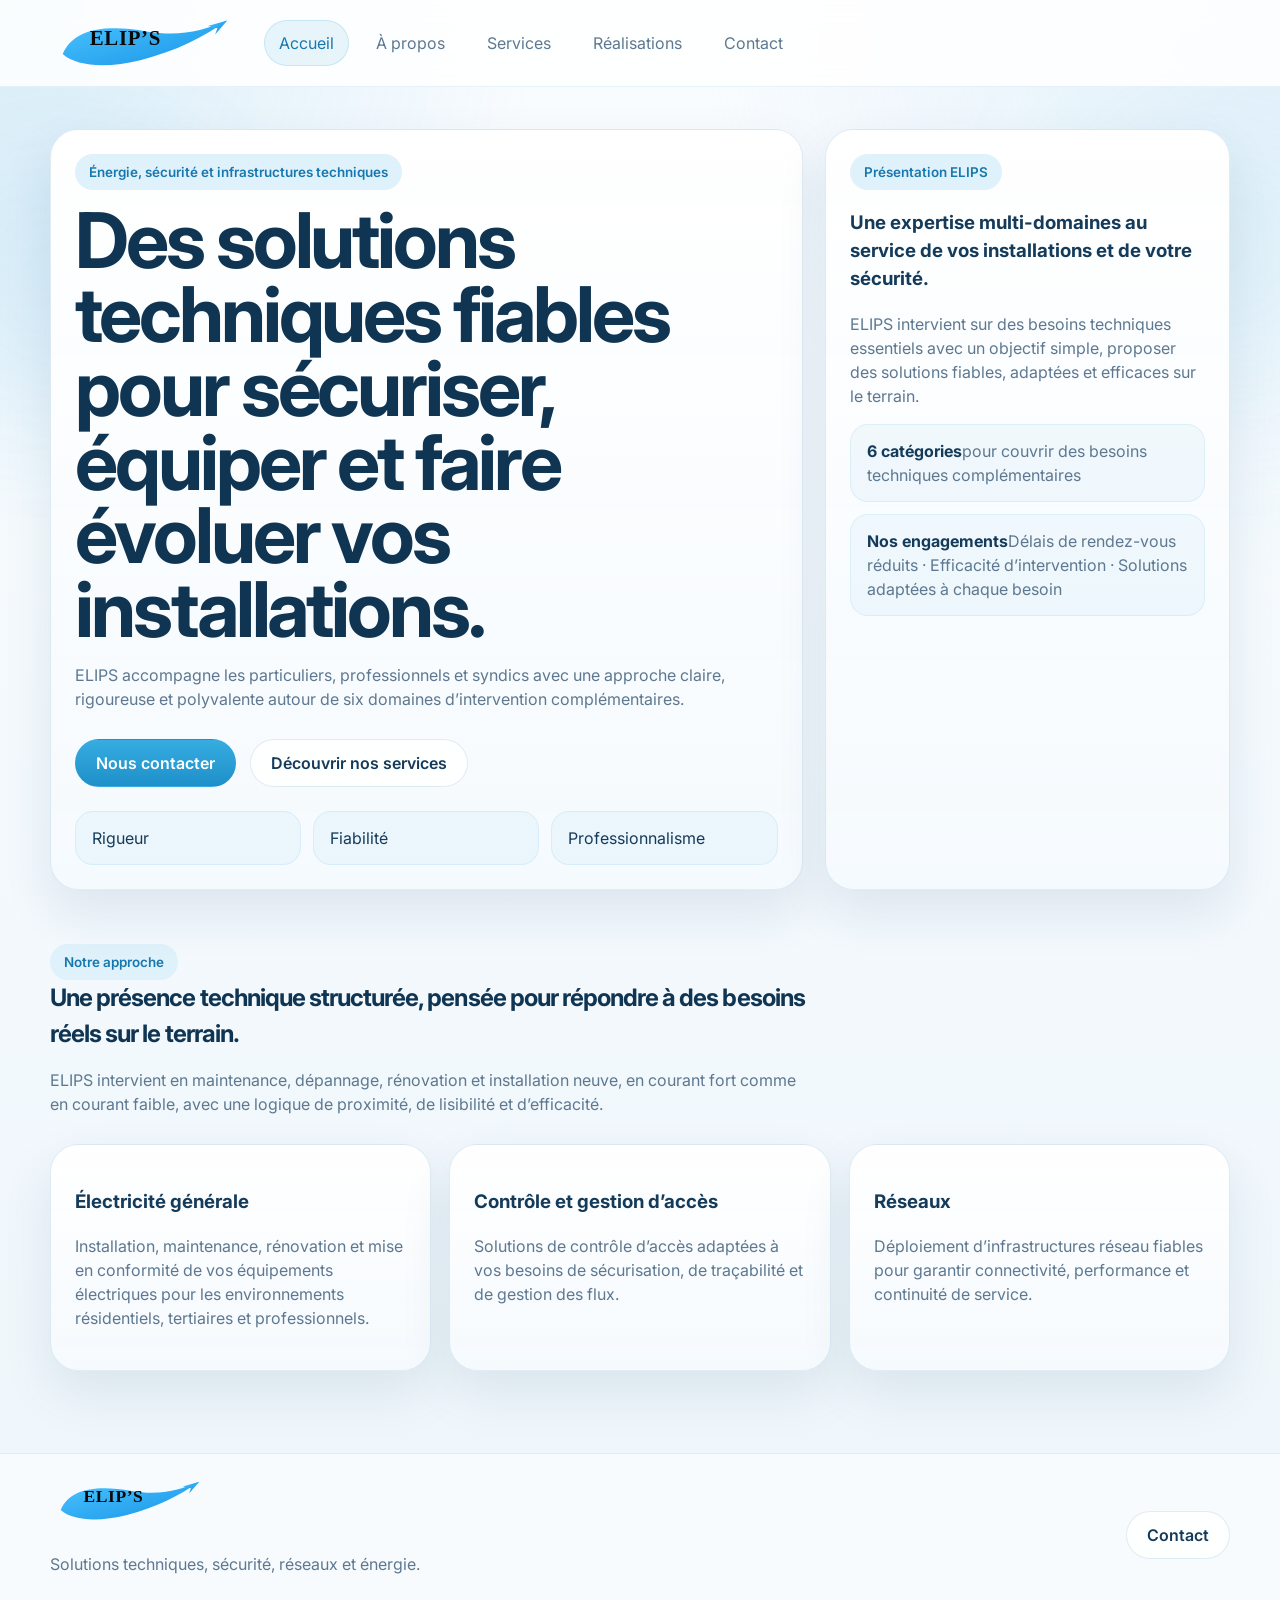
<file: index.html>
<!doctype html>
<html lang="fr">
  <head>
    <meta charset="UTF-8" />
    <meta name="viewport" content="width=device-width, initial-scale=1.0" />
    <title>ELIPS, accueil</title>
    <link rel="preconnect" href="https://fonts.googleapis.com">
    <link rel="preconnect" href="https://fonts.gstatic.com" crossorigin>
    <link href="https://fonts.googleapis.com/css2?family=Inter:wght@400;500;600;700;800&display=swap" rel="stylesheet">
    <link rel="stylesheet" href="styles.css" />
  </head>
  <body>
    <div class="page">
      <header class="siteHeader">
        <div class="container nav navMobileAware">
          <div class="navTopRow">
            <a href="index.html" class="brandLogoLink">
              <svg class="logoSvg logoHeader" viewBox="0 0 420 120" role="img" aria-label="Logo ELIPS" xmlns="http://www.w3.org/2000/svg">
                <defs><linearGradient id="elipsBlueHome" x1="0%" y1="0%" x2="100%" y2="100%"><stop offset="0%" stop-color="#45c2ff"></stop><stop offset="100%" stop-color="#0d8fe6"></stop></linearGradient></defs>
                <path d="M28 84 C52 28, 122 18, 214 34 C284 46, 337 34, 391 10 C341 46, 278 78, 202 97 C126 116, 60 112, 28 84 Z" fill="url(#elipsBlueHome)" opacity="0.96"></path>
                <path d="M349 22 L392 10 L365 41 L370 27 L349 22 Z" fill="url(#elipsBlueHome)"></path>
                <text x="88" y="64" fill="#0a0a0a" font-family="Georgia, 'Times New Roman', serif" font-size="46" font-weight="700" letter-spacing="1.5">ELIP’S</text>
              </svg>
            </a>
            <button type="button" class="menuToggle" aria-label="Ouvrir le menu" aria-expanded="false"><span></span><span></span><span></span></button>
          </div>
          <nav class="navLinks">
            <a href="index.html" class="navLink active">Accueil</a>
            <a href="a-propos.html" class="navLink">À propos</a>
            <a href="services.html" class="navLink">Services</a>
            <a href="realisations.html" class="navLink">Réalisations</a>
            <a href="contact.html" class="navLink">Contact</a>
          </nav>
        </div>
      </header>

      <main>
        <section class="heroSection">
          <div class="heroGlow heroGlowOne"></div>
          <div class="heroGlow heroGlowTwo"></div>
          <div class="container heroGrid">
            <div class="heroContent panel">
              <div class="eyebrow">Énergie, sécurité et infrastructures techniques</div>
              <h1>Des solutions techniques fiables pour sécuriser, équiper et faire évoluer vos installations.</h1>
              <p class="lead">ELIPS accompagne les particuliers, professionnels et syndics avec une approche claire, rigoureuse et polyvalente autour de six domaines d’intervention complémentaires.</p>
              <div class="heroActions">
                <a class="btn btnPrimary" href="contact.html">Nous contacter</a>
                <a class="btn btnGhost" href="services.html">Découvrir nos services</a>
              </div>
              <div class="heroMeta">
                <span>Rigueur</span>
                <span>Fiabilité</span>
                <span>Professionnalisme</span>
              </div>
            </div>
            <aside class="heroPanel panel">
              <div class="panelTop"><span class="panelTag">Présentation ELIPS</span><span class="panelDot"></span></div>
              <h3>Une expertise multi-domaines au service de vos installations et de votre sécurité.</h3>
              <p>ELIPS intervient sur des besoins techniques essentiels avec un objectif simple, proposer des solutions fiables, adaptées et efficaces sur le terrain.</p>
              <div class="panelList">
                <div><strong>6 catégories</strong><span>pour couvrir des besoins techniques complémentaires</span></div>
                <div><strong>Nos engagements</strong><span>Délais de rendez-vous réduits · Efficacité d’intervention · Solutions adaptées à chaque besoin</span></div>
              </div>
            </aside>
          </div>
        </section>

        <section class="section">
          <div class="container">
            <div class="sectionIntro narrow">
              <span class="kicker">Notre approche</span>
              <h2>Une présence technique structurée, pensée pour répondre à des besoins réels sur le terrain.</h2>
              <p>ELIPS intervient en maintenance, dépannage, rénovation et installation neuve, en courant fort comme en courant faible, avec une logique de proximité, de lisibilité et d’efficacité.</p>
            </div>
            <div class="cards threeCols">
              <article class="card panel"><h3>Électricité générale</h3><p>Installation, maintenance, rénovation et mise en conformité de vos équipements électriques pour les environnements résidentiels, tertiaires et professionnels.</p></article>
              <article class="card panel"><h3>Contrôle et gestion d’accès</h3><p>Solutions de contrôle d’accès adaptées à vos besoins de sécurisation, de traçabilité et de gestion des flux.</p></article>
              <article class="card panel"><h3>Réseaux</h3><p>Déploiement d’infrastructures réseau fiables pour garantir connectivité, performance et continuité de service.</p></article>
            </div>
          </div>
        </section>
      </main>

      <footer class="siteFooter">
        <div class="container footerContent">
          <div class="footerBrandBlock">
            <svg class="logoSvg logoFooter" viewBox="0 0 420 120" role="img" aria-label="Logo ELIPS" xmlns="http://www.w3.org/2000/svg">
              <defs><linearGradient id="elipsBlueFooterHome" x1="0%" y1="0%" x2="100%" y2="100%"><stop offset="0%" stop-color="#45c2ff"></stop><stop offset="100%" stop-color="#0d8fe6"></stop></linearGradient></defs>
              <path d="M28 84 C52 28, 122 18, 214 34 C284 46, 337 34, 391 10 C341 46, 278 78, 202 97 C126 116, 60 112, 28 84 Z" fill="url(#elipsBlueFooterHome)" opacity="0.96"></path>
              <path d="M349 22 L392 10 L365 41 L370 27 L349 22 Z" fill="url(#elipsBlueFooterHome)"></path>
              <text x="88" y="64" fill="#0a0a0a" font-family="Georgia, 'Times New Roman', serif" font-size="46" font-weight="700" letter-spacing="1.5">ELIP’S</text>
            </svg>
            <p class="muted">Solutions techniques, sécurité, réseaux et énergie.</p>
          </div>
          <a class="btn btnGhost" href="contact.html">Contact</a>
        </div>
      </footer>
    </div>
    <script src="app.js"></script>
  </body>
</html>
</file>
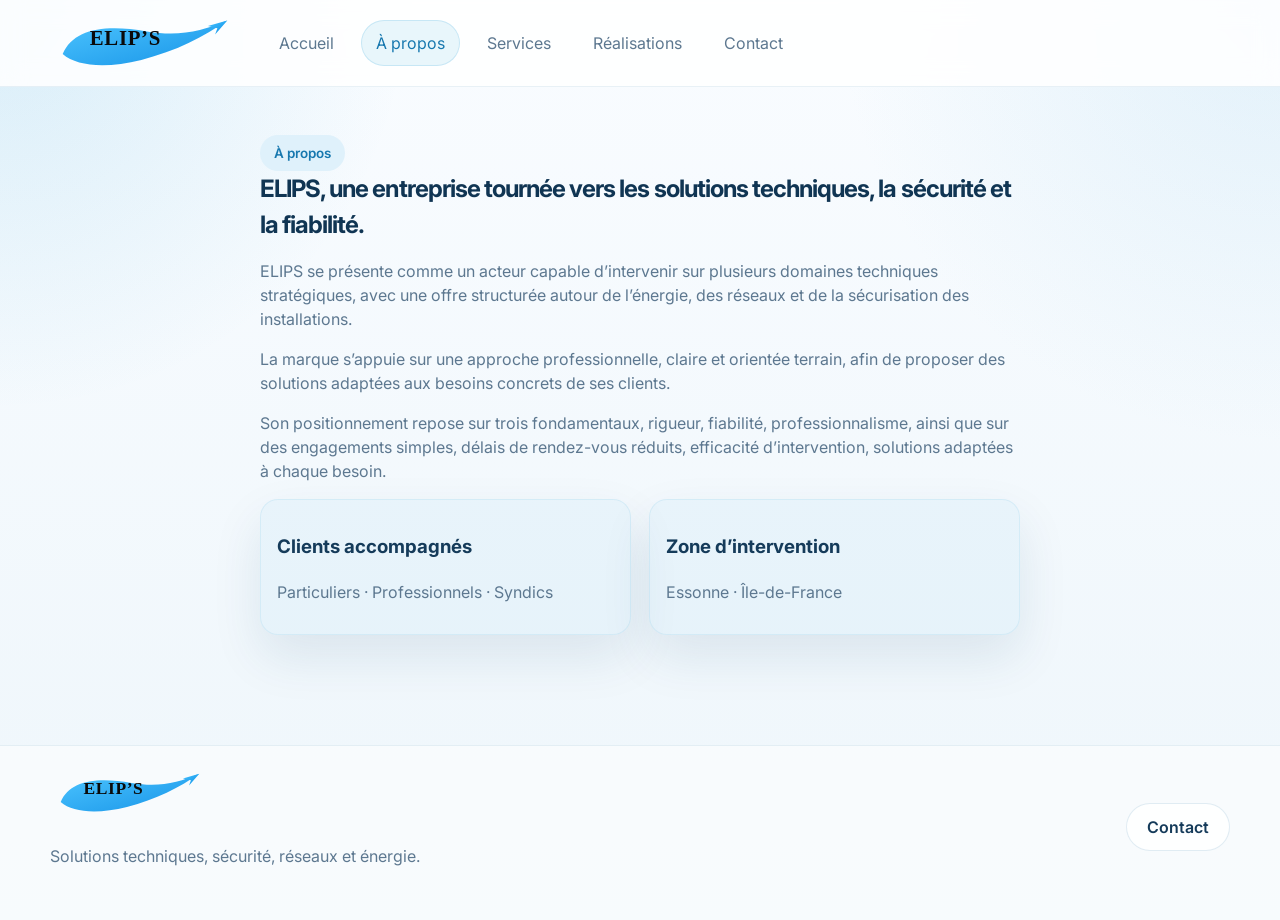
<file: a-propos.html>
<!doctype html><html lang="fr"><head><meta charset="UTF-8" /><meta name="viewport" content="width=device-width, initial-scale=1.0" /><title>ELIPS, à propos</title><link rel="preconnect" href="https://fonts.googleapis.com"><link rel="preconnect" href="https://fonts.gstatic.com" crossorigin><link href="https://fonts.googleapis.com/css2?family=Inter:wght@400;500;600;700;800&display=swap" rel="stylesheet"><link rel="stylesheet" href="styles.css" /></head><body><div class="page"><header class="siteHeader"><div class="container nav navMobileAware"><div class="navTopRow"><a href="index.html" class="brandLogoLink"><svg class="logoSvg logoHeader" viewBox="0 0 420 120" role="img" aria-label="Logo ELIPS" xmlns="http://www.w3.org/2000/svg"><defs><linearGradient id="elipsBlueAbout" x1="0%" y1="0%" x2="100%" y2="100%"><stop offset="0%" stop-color="#45c2ff"></stop><stop offset="100%" stop-color="#0d8fe6"></stop></linearGradient></defs><path d="M28 84 C52 28, 122 18, 214 34 C284 46, 337 34, 391 10 C341 46, 278 78, 202 97 C126 116, 60 112, 28 84 Z" fill="url(#elipsBlueAbout)" opacity="0.96"></path><path d="M349 22 L392 10 L365 41 L370 27 L349 22 Z" fill="url(#elipsBlueAbout)"></path><text x="88" y="64" fill="#0a0a0a" font-family="Georgia, 'Times New Roman', serif" font-size="46" font-weight="700" letter-spacing="1.5">ELIP’S</text></svg></a><button type="button" class="menuToggle" aria-label="Ouvrir le menu" aria-expanded="false"><span></span><span></span><span></span></button></div><nav class="navLinks"><a href="index.html" class="navLink">Accueil</a><a href="a-propos.html" class="navLink active">À propos</a><a href="services.html" class="navLink">Services</a><a href="realisations.html" class="navLink">Réalisations</a><a href="contact.html" class="navLink">Contact</a></nav></div></header><main><section class="section pageSection"><div class="container narrow"><div class="sectionIntro"><span class="kicker">À propos</span><h1 class="pageTitle">ELIPS, une entreprise tournée vers les solutions techniques, la sécurité et la fiabilité.</h1><p>ELIPS se présente comme un acteur capable d’intervenir sur plusieurs domaines techniques stratégiques, avec une offre structurée autour de l’énergie, des réseaux et de la sécurisation des installations.</p><p>La marque s’appuie sur une approche professionnelle, claire et orientée terrain, afin de proposer des solutions adaptées aux besoins concrets de ses clients.</p><p>Son positionnement repose sur trois fondamentaux, rigueur, fiabilité, professionnalisme, ainsi que sur des engagements simples, délais de rendez-vous réduits, efficacité d’intervention, solutions adaptées à chaque besoin.</p><div class="infoBlocks"><div class="panel infoBlock"><h3>Clients accompagnés</h3><p>Particuliers · Professionnels · Syndics</p></div><div class="panel infoBlock"><h3>Zone d’intervention</h3><p>Essonne · Île-de-France</p></div></div></div></div></section></main><footer class="siteFooter"><div class="container footerContent"><div class="footerBrandBlock"><svg class="logoSvg logoFooter" viewBox="0 0 420 120" role="img" aria-label="Logo ELIPS" xmlns="http://www.w3.org/2000/svg"><defs><linearGradient id="elipsBlueFooterAbout" x1="0%" y1="0%" x2="100%" y2="100%"><stop offset="0%" stop-color="#45c2ff"></stop><stop offset="100%" stop-color="#0d8fe6"></stop></linearGradient></defs><path d="M28 84 C52 28, 122 18, 214 34 C284 46, 337 34, 391 10 C341 46, 278 78, 202 97 C126 116, 60 112, 28 84 Z" fill="url(#elipsBlueFooterAbout)" opacity="0.96"></path><path d="M349 22 L392 10 L365 41 L370 27 L349 22 Z" fill="url(#elipsBlueFooterAbout)"></path><text x="88" y="64" fill="#0a0a0a" font-family="Georgia, 'Times New Roman', serif" font-size="46" font-weight="700" letter-spacing="1.5">ELIP’S</text></svg><p class="muted">Solutions techniques, sécurité, réseaux et énergie.</p></div><a class="btn btnGhost" href="contact.html">Contact</a></div></footer></div><script src="app.js"></script></body></html>
</file>
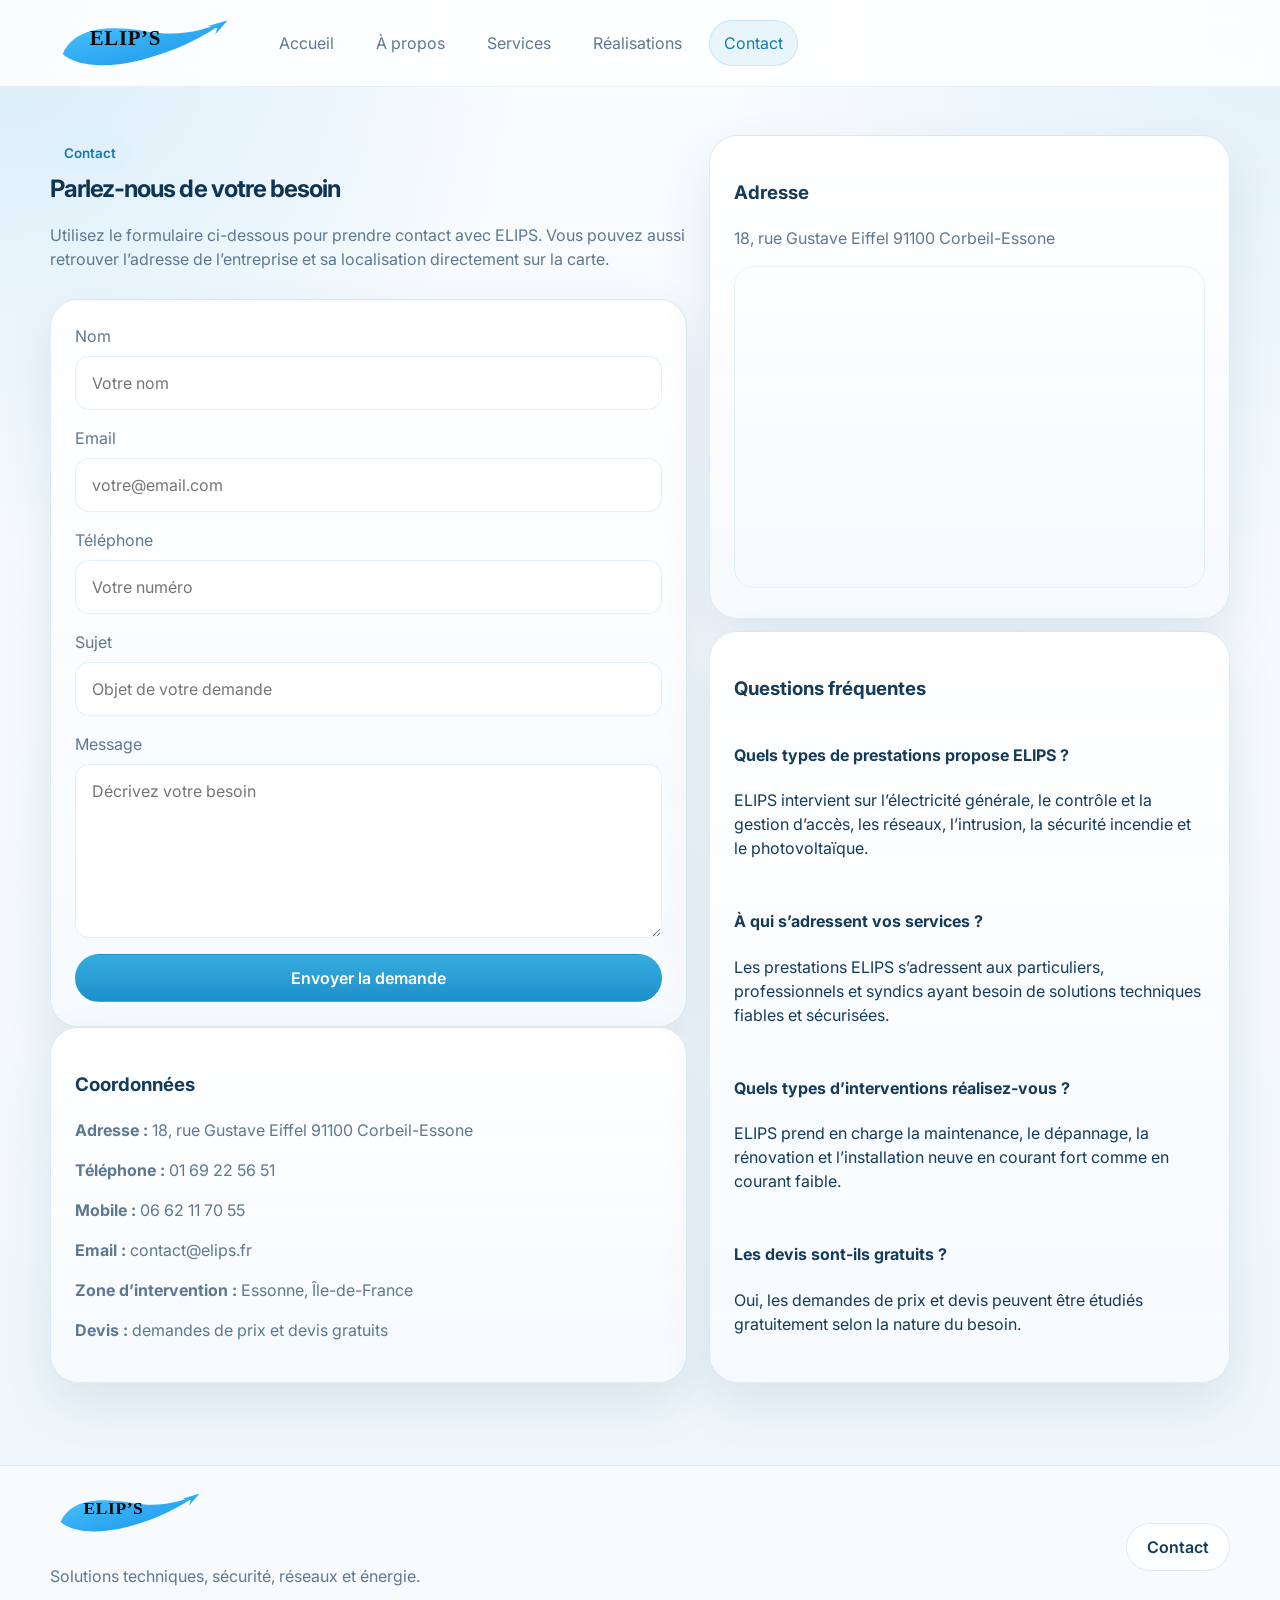
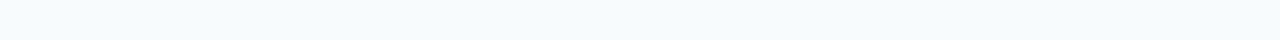
<file: contact.html>
<!doctype html><html lang="fr"><head><meta charset="UTF-8" /><meta name="viewport" content="width=device-width, initial-scale=1.0" /><title>ELIPS, contact</title><link rel="preconnect" href="https://fonts.googleapis.com"><link rel="preconnect" href="https://fonts.gstatic.com" crossorigin><link href="https://fonts.googleapis.com/css2?family=Inter:wght@400;500;600;700;800&display=swap" rel="stylesheet"><link rel="stylesheet" href="styles.css" /></head><body><div class="page"><header class="siteHeader"><div class="container nav navMobileAware"><div class="navTopRow"><a href="index.html" class="brandLogoLink"><svg class="logoSvg logoHeader" viewBox="0 0 420 120" role="img" aria-label="Logo ELIPS" xmlns="http://www.w3.org/2000/svg"><defs><linearGradient id="elipsBlueContact" x1="0%" y1="0%" x2="100%" y2="100%"><stop offset="0%" stop-color="#45c2ff"></stop><stop offset="100%" stop-color="#0d8fe6"></stop></linearGradient></defs><path d="M28 84 C52 28, 122 18, 214 34 C284 46, 337 34, 391 10 C341 46, 278 78, 202 97 C126 116, 60 112, 28 84 Z" fill="url(#elipsBlueContact)" opacity="0.96"></path><path d="M349 22 L392 10 L365 41 L370 27 L349 22 Z" fill="url(#elipsBlueContact)"></path><text x="88" y="64" fill="#0a0a0a" font-family="Georgia, 'Times New Roman', serif" font-size="46" font-weight="700" letter-spacing="1.5">ELIP’S</text></svg></a><button type="button" class="menuToggle" aria-label="Ouvrir le menu" aria-expanded="false"><span></span><span></span><span></span></button></div><nav class="navLinks"><a href="index.html" class="navLink">Accueil</a><a href="a-propos.html" class="navLink">À propos</a><a href="services.html" class="navLink">Services</a><a href="realisations.html" class="navLink">Réalisations</a><a href="contact.html" class="navLink active">Contact</a></nav></div></header><main><section class="section pageSection"><div class="container contactGrid"><div><div class="sectionIntro narrow"><span class="kicker">Contact</span><h1 class="pageTitle">Parlez-nous de votre besoin</h1><p>Utilisez le formulaire ci-dessous pour prendre contact avec ELIPS. Vous pouvez aussi retrouver l’adresse de l’entreprise et sa localisation directement sur la carte.</p></div><form class="contactForm panel"><label><span>Nom</span><input type="text" placeholder="Votre nom" /></label><label><span>Email</span><input type="email" placeholder="votre@email.com" /></label><label><span>Téléphone</span><input type="tel" placeholder="Votre numéro" /></label><label><span>Sujet</span><input type="text" placeholder="Objet de votre demande" /></label><label><span>Message</span><textarea rows="6" placeholder="Décrivez votre besoin"></textarea></label><button type="button" class="btn btnPrimary">Envoyer la demande</button></form><div class="contactInfo panel"><h3>Coordonnées</h3><p class="muted"><strong>Adresse :</strong> 18, rue Gustave Eiffel 91100 Corbeil-Essone</p><p class="muted"><strong>Téléphone :</strong> 01 69 22 56 51</p><p class="muted"><strong>Mobile :</strong> 06 62 11 70 55</p><p class="muted"><strong>Email :</strong> contact@elips.fr</p><p class="muted"><strong>Zone d’intervention :</strong> Essonne, Île-de-France</p><p class="muted"><strong>Devis :</strong> demandes de prix et devis gratuits</p></div></div><aside class="contactAside"><div class="panel mapCard"><h3>Adresse</h3><p class="muted">18, rue Gustave Eiffel 91100 Corbeil-Essone</p><div class="mapEmbed"><iframe title="Carte ELIPS" src="https://www.google.com/maps?q=18%2C%20rue%20Gustave%20Eiffel%2091100%20Corbeil-Essone&z=16&output=embed" loading="lazy" referrerpolicy="no-referrer-when-downgrade" allowfullscreen></iframe></div></div><div class="panel faqCompact"><h3>Questions fréquentes</h3><div class="faqList compact"><article class="faqItem compactItem"><h4>Quels types de prestations propose ELIPS ?</h4><p>ELIPS intervient sur l’électricité générale, le contrôle et la gestion d’accès, les réseaux, l’intrusion, la sécurité incendie et le photovoltaïque.</p></article><article class="faqItem compactItem"><h4>À qui s’adressent vos services ?</h4><p>Les prestations ELIPS s’adressent aux particuliers, professionnels et syndics ayant besoin de solutions techniques fiables et sécurisées.</p></article><article class="faqItem compactItem"><h4>Quels types d’interventions réalisez-vous ?</h4><p>ELIPS prend en charge la maintenance, le dépannage, la rénovation et l’installation neuve en courant fort comme en courant faible.</p></article><article class="faqItem compactItem"><h4>Les devis sont-ils gratuits ?</h4><p>Oui, les demandes de prix et devis peuvent être étudiés gratuitement selon la nature du besoin.</p></article></div></div></aside></div></section></main><footer class="siteFooter"><div class="container footerContent"><div class="footerBrandBlock"><svg class="logoSvg logoFooter" viewBox="0 0 420 120" role="img" aria-label="Logo ELIPS" xmlns="http://www.w3.org/2000/svg"><defs><linearGradient id="elipsBlueFooterContact" x1="0%" y1="0%" x2="100%" y2="100%"><stop offset="0%" stop-color="#45c2ff"></stop><stop offset="100%" stop-color="#0d8fe6"></stop></linearGradient></defs><path d="M28 84 C52 28, 122 18, 214 34 C284 46, 337 34, 391 10 C341 46, 278 78, 202 97 C126 116, 60 112, 28 84 Z" fill="url(#elipsBlueFooterContact)" opacity="0.96"></path><path d="M349 22 L392 10 L365 41 L370 27 L349 22 Z" fill="url(#elipsBlueFooterContact)"></path><text x="88" y="64" fill="#0a0a0a" font-family="Georgia, 'Times New Roman', serif" font-size="46" font-weight="700" letter-spacing="1.5">ELIP’S</text></svg><p class="muted">Solutions techniques, sécurité, réseaux et énergie.</p></div><a class="btn btnGhost" href="contact.html">Contact</a></div></footer></div><script src="app.js"></script></body></html>
</file>
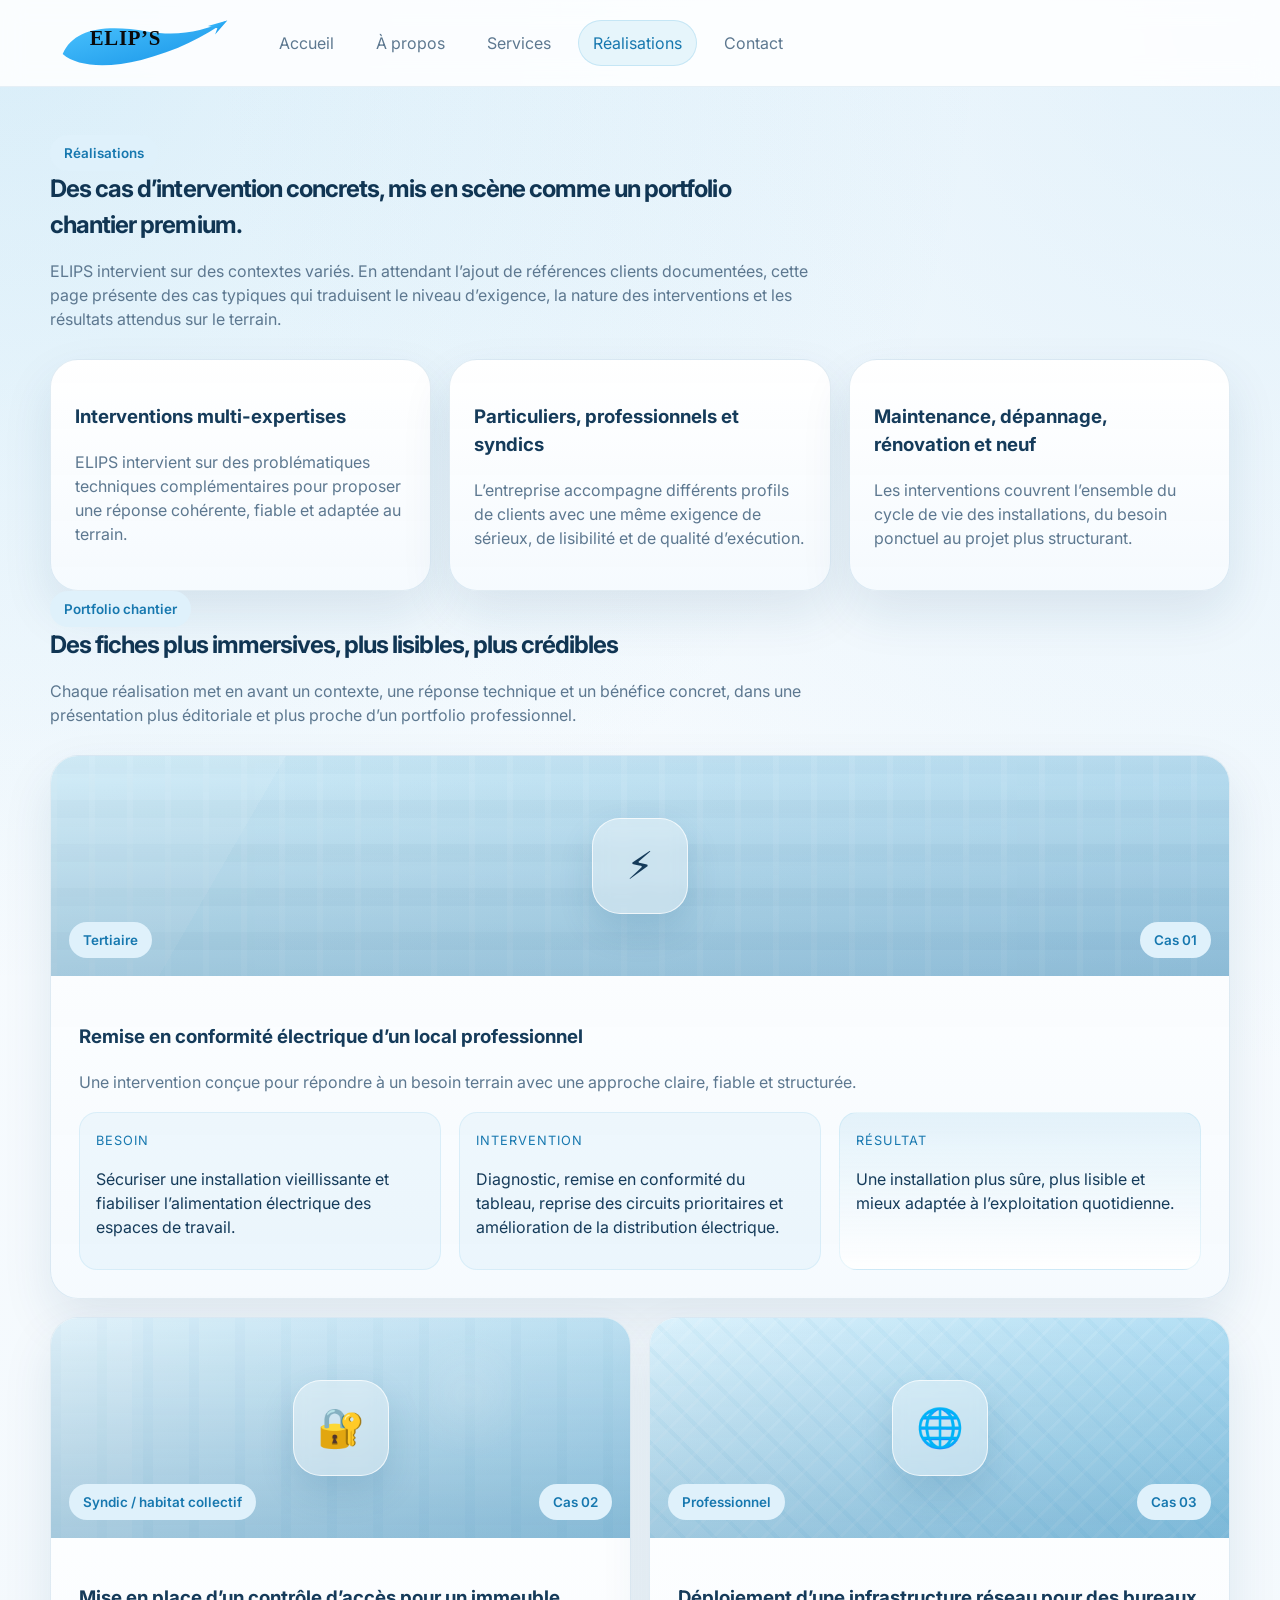
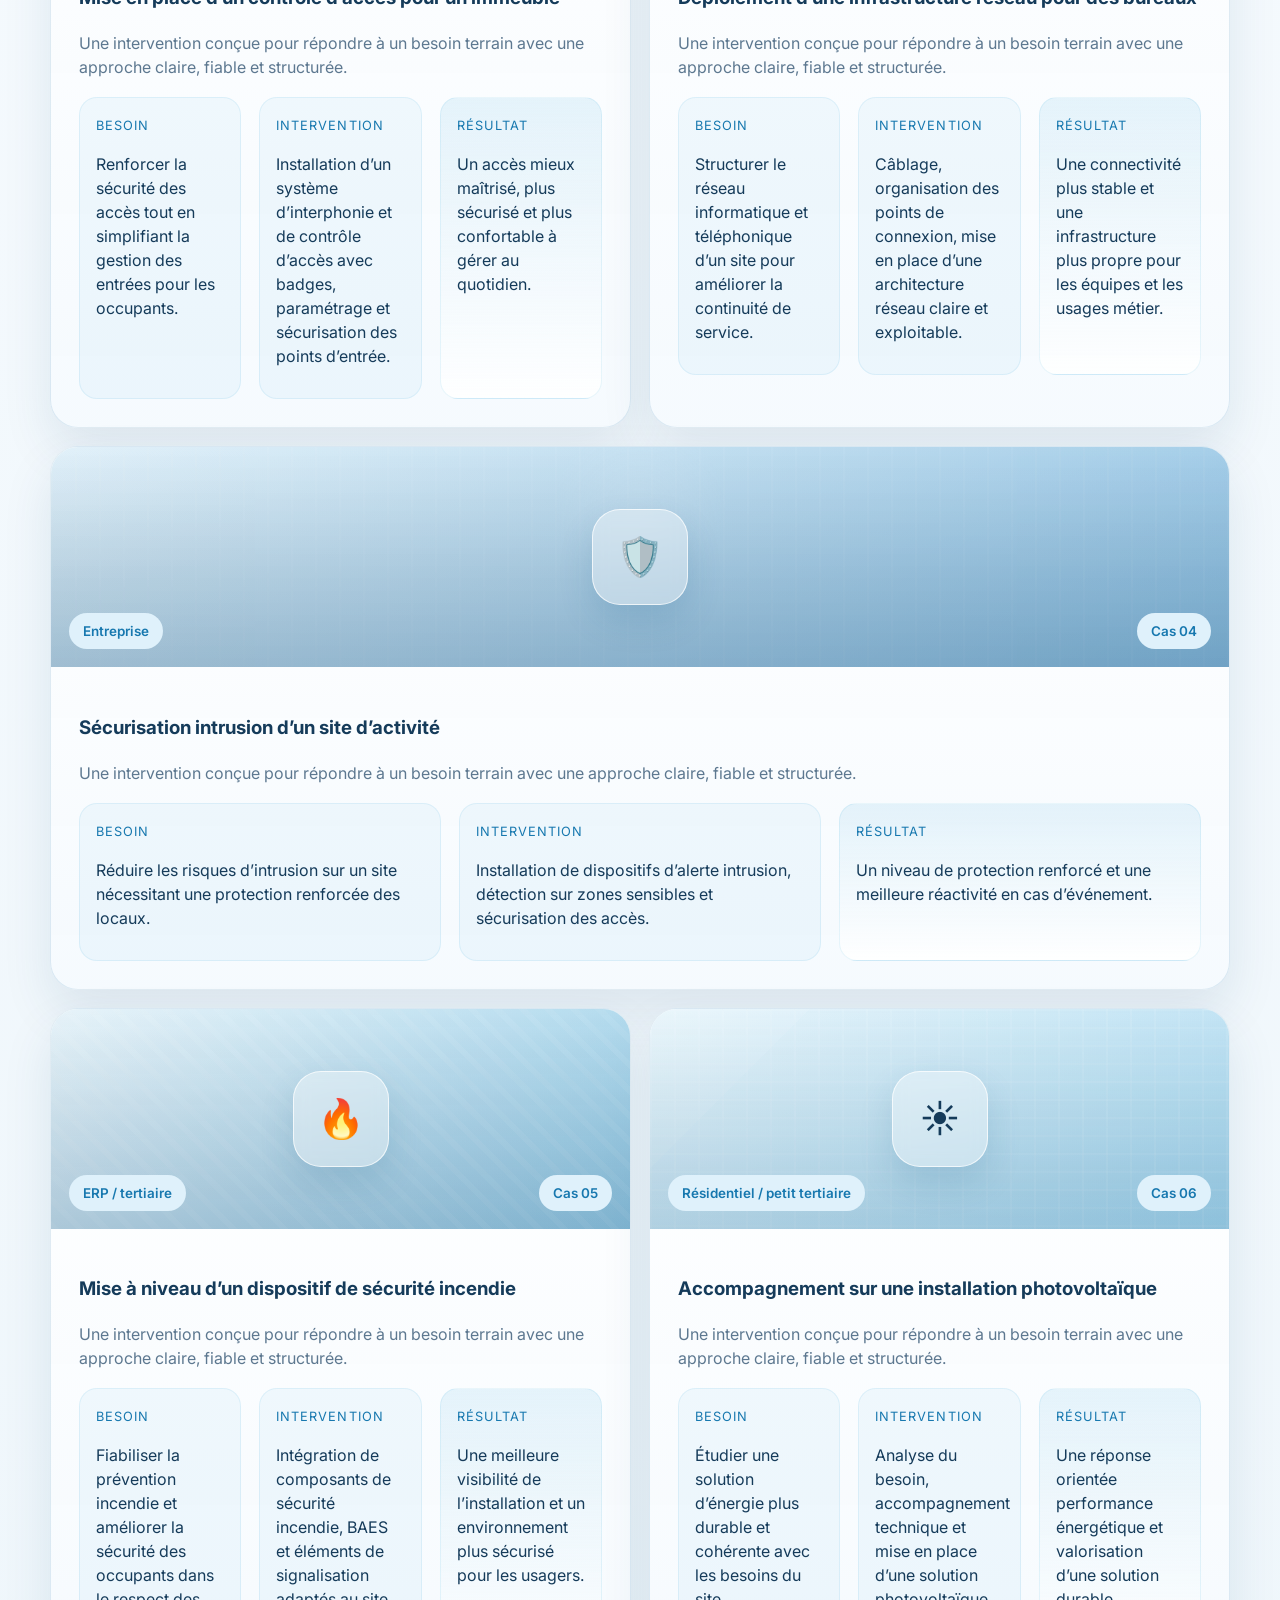
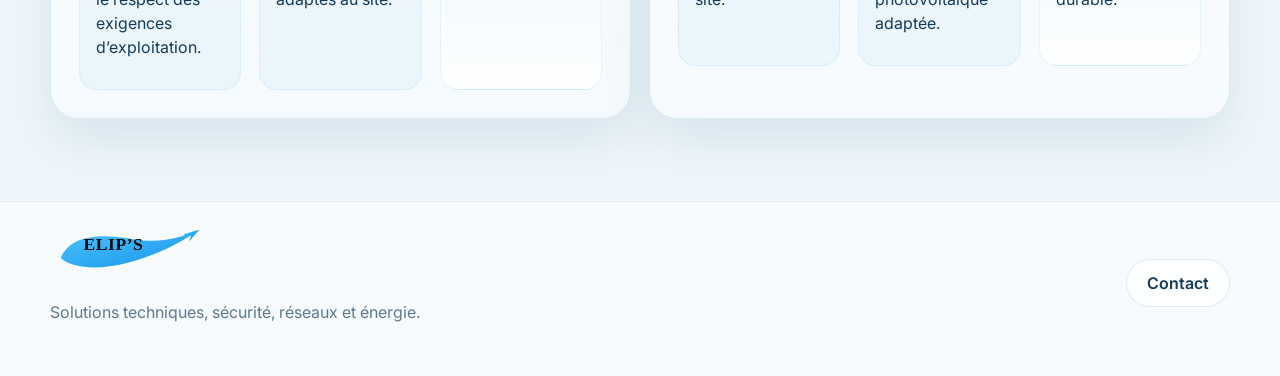
<file: realisations.html>
<!doctype html><html lang="fr"><head><meta charset="UTF-8" /><meta name="viewport" content="width=device-width, initial-scale=1.0" /><title>ELIPS, réalisations</title><link rel="preconnect" href="https://fonts.googleapis.com"><link rel="preconnect" href="https://fonts.gstatic.com" crossorigin><link href="https://fonts.googleapis.com/css2?family=Inter:wght@400;500;600;700;800&display=swap" rel="stylesheet"><link rel="stylesheet" href="styles.css" /></head><body><div class="page"><header class="siteHeader"><div class="container nav navMobileAware"><div class="navTopRow"><a href="index.html" class="brandLogoLink"><svg class="logoSvg logoHeader" viewBox="0 0 420 120" role="img" aria-label="Logo ELIPS" xmlns="http://www.w3.org/2000/svg"><defs><linearGradient id="elipsBlueProjects" x1="0%" y1="0%" x2="100%" y2="100%"><stop offset="0%" stop-color="#45c2ff"></stop><stop offset="100%" stop-color="#0d8fe6"></stop></linearGradient></defs><path d="M28 84 C52 28, 122 18, 214 34 C284 46, 337 34, 391 10 C341 46, 278 78, 202 97 C126 116, 60 112, 28 84 Z" fill="url(#elipsBlueProjects)" opacity="0.96"></path><path d="M349 22 L392 10 L365 41 L370 27 L349 22 Z" fill="url(#elipsBlueProjects)"></path><text x="88" y="64" fill="#0a0a0a" font-family="Georgia, 'Times New Roman', serif" font-size="46" font-weight="700" letter-spacing="1.5">ELIP’S</text></svg></a><button type="button" class="menuToggle" aria-label="Ouvrir le menu" aria-expanded="false"><span></span><span></span><span></span></button></div><nav class="navLinks"><a href="index.html" class="navLink">Accueil</a><a href="a-propos.html" class="navLink">À propos</a><a href="services.html" class="navLink">Services</a><a href="realisations.html" class="navLink active">Réalisations</a><a href="contact.html" class="navLink">Contact</a></nav></div></header><main><section class="section pageSection"><div class="container"><div class="sectionIntro narrow"><span class="kicker">Réalisations</span><h1 class="pageTitle">Des cas d’intervention concrets, mis en scène comme un portfolio chantier premium.</h1><p>ELIPS intervient sur des contextes variés. En attendant l’ajout de références clients documentées, cette page présente des cas typiques qui traduisent le niveau d’exigence, la nature des interventions et les résultats attendus sur le terrain.</p></div><div class="cards threeCols"><article class="card panel"><h3>Interventions multi-expertises</h3><p>ELIPS intervient sur des problématiques techniques complémentaires pour proposer une réponse cohérente, fiable et adaptée au terrain.</p></article><article class="card panel"><h3>Particuliers, professionnels et syndics</h3><p>L’entreprise accompagne différents profils de clients avec une même exigence de sérieux, de lisibilité et de qualité d’exécution.</p></article><article class="card panel"><h3>Maintenance, dépannage, rénovation et neuf</h3><p>Les interventions couvrent l’ensemble du cycle de vie des installations, du besoin ponctuel au projet plus structurant.</p></article></div><div class="sectionIntro narrow projectsIntroSpacing"><span class="kicker">Portfolio chantier</span><h2>Des fiches plus immersives, plus lisibles, plus crédibles</h2><p>Chaque réalisation met en avant un contexte, une réponse technique et un bénéfice concret, dans une présentation plus éditoriale et plus proche d’un portfolio professionnel.</p></div><div class="caseStudyGrid"><article class="panel caseStudyCard caseStudyCard-electricity caseStudyPhoto-industrial-light caseStudyCardWide"><div class="caseStudyVisual"><div class="caseStudyTexture"></div><div class="caseStudyIcon">⚡</div><div class="caseStudyOverlay"></div><div class="caseStudyMetaBar"><span class="caseBadge">Tertiaire</span><span class="caseRef">Cas 01</span></div></div><div class="caseStudyContent"><h3>Remise en conformité électrique d’un local professionnel</h3><p class="caseLead">Une intervention conçue pour répondre à un besoin terrain avec une approche claire, fiable et structurée.</p><div class="premiumCaseStudyBody"><div class="caseBlock"><span class="caseBlockLabel">Besoin</span><p>Sécuriser une installation vieillissante et fiabiliser l’alimentation électrique des espaces de travail.</p></div><div class="caseBlock"><span class="caseBlockLabel">Intervention</span><p>Diagnostic, remise en conformité du tableau, reprise des circuits prioritaires et amélioration de la distribution électrique.</p></div><div class="caseBlock caseBlockResult"><span class="caseBlockLabel">Résultat</span><p>Une installation plus sûre, plus lisible et mieux adaptée à l’exploitation quotidienne.</p></div></div></div></article><article class="panel caseStudyCard caseStudyCard-access caseStudyPhoto-access-entry"><div class="caseStudyVisual"><div class="caseStudyTexture"></div><div class="caseStudyIcon">🔐</div><div class="caseStudyOverlay"></div><div class="caseStudyMetaBar"><span class="caseBadge">Syndic / habitat collectif</span><span class="caseRef">Cas 02</span></div></div><div class="caseStudyContent"><h3>Mise en place d’un contrôle d’accès pour un immeuble</h3><p class="caseLead">Une intervention conçue pour répondre à un besoin terrain avec une approche claire, fiable et structurée.</p><div class="premiumCaseStudyBody"><div class="caseBlock"><span class="caseBlockLabel">Besoin</span><p>Renforcer la sécurité des accès tout en simplifiant la gestion des entrées pour les occupants.</p></div><div class="caseBlock"><span class="caseBlockLabel">Intervention</span><p>Installation d’un système d’interphonie et de contrôle d’accès avec badges, paramétrage et sécurisation des points d’entrée.</p></div><div class="caseBlock caseBlockResult"><span class="caseBlockLabel">Résultat</span><p>Un accès mieux maîtrisé, plus sécurisé et plus confortable à gérer au quotidien.</p></div></div></div></article><article class="panel caseStudyCard caseStudyCard-network caseStudyPhoto-network-cabling"><div class="caseStudyVisual"><div class="caseStudyTexture"></div><div class="caseStudyIcon">🌐</div><div class="caseStudyOverlay"></div><div class="caseStudyMetaBar"><span class="caseBadge">Professionnel</span><span class="caseRef">Cas 03</span></div></div><div class="caseStudyContent"><h3>Déploiement d’une infrastructure réseau pour des bureaux</h3><p class="caseLead">Une intervention conçue pour répondre à un besoin terrain avec une approche claire, fiable et structurée.</p><div class="premiumCaseStudyBody"><div class="caseBlock"><span class="caseBlockLabel">Besoin</span><p>Structurer le réseau informatique et téléphonique d’un site pour améliorer la continuité de service.</p></div><div class="caseBlock"><span class="caseBlockLabel">Intervention</span><p>Câblage, organisation des points de connexion, mise en place d’une architecture réseau claire et exploitable.</p></div><div class="caseBlock caseBlockResult"><span class="caseBlockLabel">Résultat</span><p>Une connectivité plus stable et une infrastructure plus propre pour les équipes et les usages métier.</p></div></div></div></article><article class="panel caseStudyCard caseStudyCard-intrusion caseStudyPhoto-security-night caseStudyCardWide"><div class="caseStudyVisual"><div class="caseStudyTexture"></div><div class="caseStudyIcon">🛡️</div><div class="caseStudyOverlay"></div><div class="caseStudyMetaBar"><span class="caseBadge">Entreprise</span><span class="caseRef">Cas 04</span></div></div><div class="caseStudyContent"><h3>Sécurisation intrusion d’un site d’activité</h3><p class="caseLead">Une intervention conçue pour répondre à un besoin terrain avec une approche claire, fiable et structurée.</p><div class="premiumCaseStudyBody"><div class="caseBlock"><span class="caseBlockLabel">Besoin</span><p>Réduire les risques d’intrusion sur un site nécessitant une protection renforcée des locaux.</p></div><div class="caseBlock"><span class="caseBlockLabel">Intervention</span><p>Installation de dispositifs d’alerte intrusion, détection sur zones sensibles et sécurisation des accès.</p></div><div class="caseBlock caseBlockResult"><span class="caseBlockLabel">Résultat</span><p>Un niveau de protection renforcé et une meilleure réactivité en cas d’événement.</p></div></div></div></article><article class="panel caseStudyCard caseStudyCard-fire caseStudyPhoto-safety-red"><div class="caseStudyVisual"><div class="caseStudyTexture"></div><div class="caseStudyIcon">🔥</div><div class="caseStudyOverlay"></div><div class="caseStudyMetaBar"><span class="caseBadge">ERP / tertiaire</span><span class="caseRef">Cas 05</span></div></div><div class="caseStudyContent"><h3>Mise à niveau d’un dispositif de sécurité incendie</h3><p class="caseLead">Une intervention conçue pour répondre à un besoin terrain avec une approche claire, fiable et structurée.</p><div class="premiumCaseStudyBody"><div class="caseBlock"><span class="caseBlockLabel">Besoin</span><p>Fiabiliser la prévention incendie et améliorer la sécurité des occupants dans le respect des exigences d’exploitation.</p></div><div class="caseBlock"><span class="caseBlockLabel">Intervention</span><p>Intégration de composants de sécurité incendie, BAES et éléments de signalisation adaptés au site.</p></div><div class="caseBlock caseBlockResult"><span class="caseBlockLabel">Résultat</span><p>Une meilleure visibilité de l’installation et un environnement plus sécurisé pour les usagers.</p></div></div></div></article><article class="panel caseStudyCard caseStudyCard-solar caseStudyPhoto-solar-roof"><div class="caseStudyVisual"><div class="caseStudyTexture"></div><div class="caseStudyIcon">☀️</div><div class="caseStudyOverlay"></div><div class="caseStudyMetaBar"><span class="caseBadge">Résidentiel / petit tertiaire</span><span class="caseRef">Cas 06</span></div></div><div class="caseStudyContent"><h3>Accompagnement sur une installation photovoltaïque</h3><p class="caseLead">Une intervention conçue pour répondre à un besoin terrain avec une approche claire, fiable et structurée.</p><div class="premiumCaseStudyBody"><div class="caseBlock"><span class="caseBlockLabel">Besoin</span><p>Étudier une solution d’énergie plus durable et cohérente avec les besoins du site.</p></div><div class="caseBlock"><span class="caseBlockLabel">Intervention</span><p>Analyse du besoin, accompagnement technique et mise en place d’une solution photovoltaïque adaptée.</p></div><div class="caseBlock caseBlockResult"><span class="caseBlockLabel">Résultat</span><p>Une réponse orientée performance énergétique et valorisation d’une solution durable.</p></div></div></div></article></div></div></section></main><footer class="siteFooter"><div class="container footerContent"><div class="footerBrandBlock"><svg class="logoSvg logoFooter" viewBox="0 0 420 120" role="img" aria-label="Logo ELIPS" xmlns="http://www.w3.org/2000/svg"><defs><linearGradient id="elipsBlueFooterProjects" x1="0%" y1="0%" x2="100%" y2="100%"><stop offset="0%" stop-color="#45c2ff"></stop><stop offset="100%" stop-color="#0d8fe6"></stop></linearGradient></defs><path d="M28 84 C52 28, 122 18, 214 34 C284 46, 337 34, 391 10 C341 46, 278 78, 202 97 C126 116, 60 112, 28 84 Z" fill="url(#elipsBlueFooterProjects)" opacity="0.96"></path><path d="M349 22 L392 10 L365 41 L370 27 L349 22 Z" fill="url(#elipsBlueFooterProjects)"></path><text x="88" y="64" fill="#0a0a0a" font-family="Georgia, 'Times New Roman', serif" font-size="46" font-weight="700" letter-spacing="1.5">ELIP’S</text></svg><p class="muted">Solutions techniques, sécurité, réseaux et énergie.</p></div><a class="btn btnGhost" href="contact.html">Contact</a></div></footer></div><script src="app.js"></script></body></html>
</file>
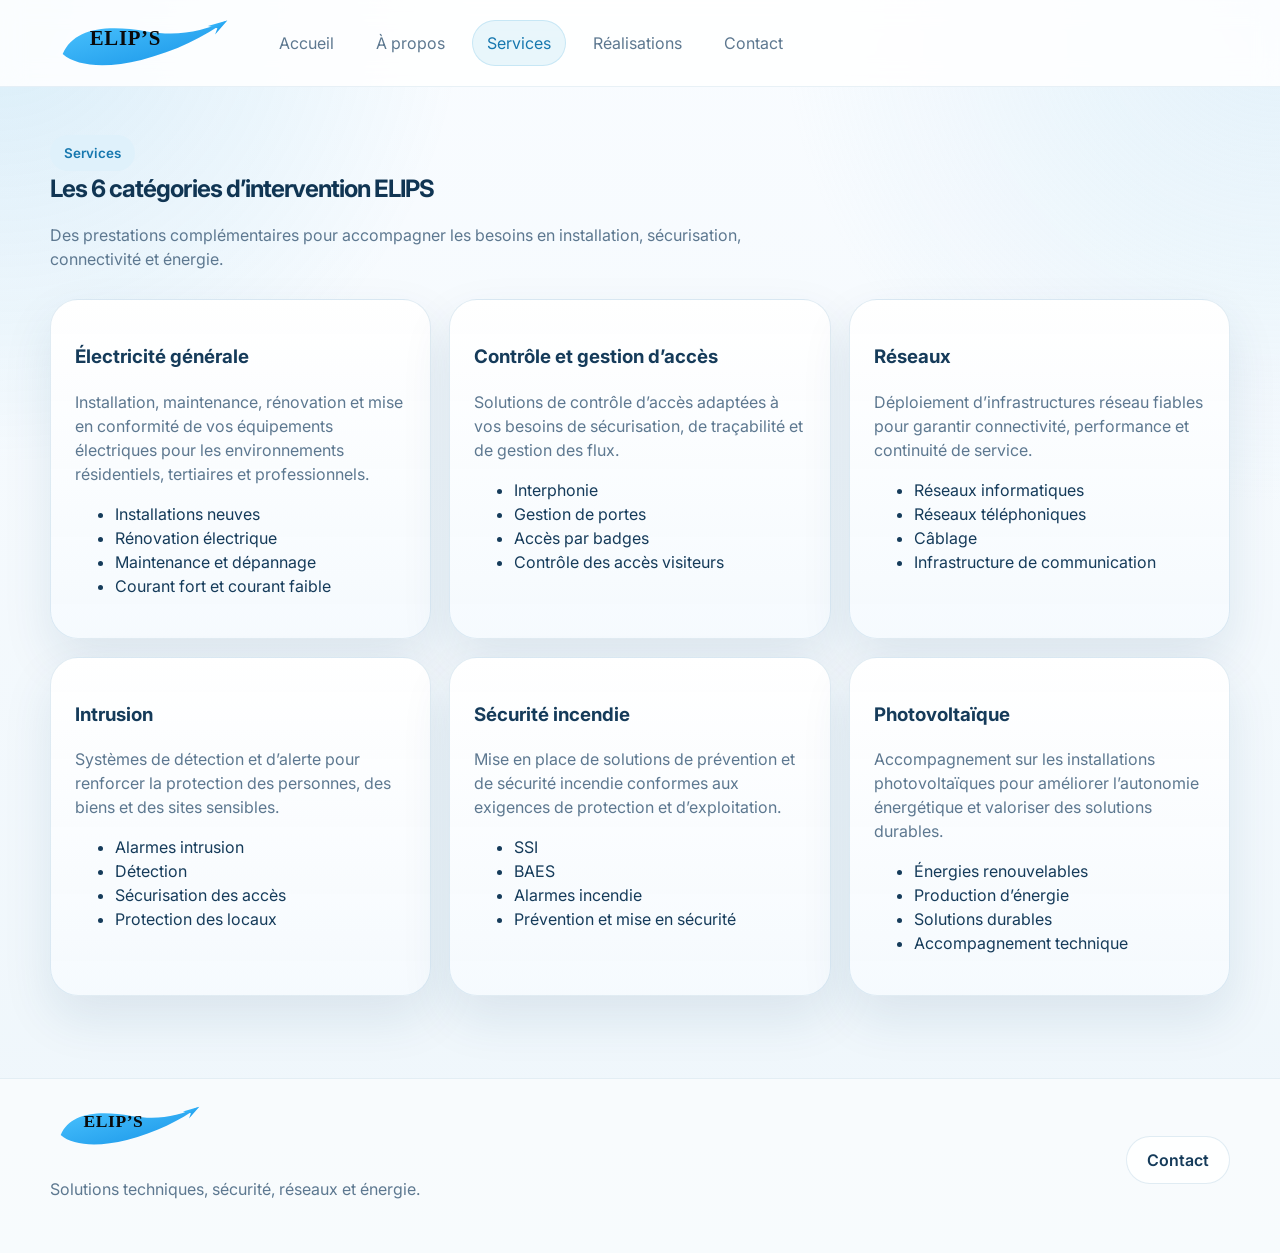
<file: services.html>
<!doctype html><html lang="fr"><head><meta charset="UTF-8" /><meta name="viewport" content="width=device-width, initial-scale=1.0" /><title>ELIPS, services</title><link rel="preconnect" href="https://fonts.googleapis.com"><link rel="preconnect" href="https://fonts.gstatic.com" crossorigin><link href="https://fonts.googleapis.com/css2?family=Inter:wght@400;500;600;700;800&display=swap" rel="stylesheet"><link rel="stylesheet" href="styles.css" /></head><body><div class="page"><header class="siteHeader"><div class="container nav navMobileAware"><div class="navTopRow"><a href="index.html" class="brandLogoLink"><svg class="logoSvg logoHeader" viewBox="0 0 420 120" role="img" aria-label="Logo ELIPS" xmlns="http://www.w3.org/2000/svg"><defs><linearGradient id="elipsBlueServices" x1="0%" y1="0%" x2="100%" y2="100%"><stop offset="0%" stop-color="#45c2ff"></stop><stop offset="100%" stop-color="#0d8fe6"></stop></linearGradient></defs><path d="M28 84 C52 28, 122 18, 214 34 C284 46, 337 34, 391 10 C341 46, 278 78, 202 97 C126 116, 60 112, 28 84 Z" fill="url(#elipsBlueServices)" opacity="0.96"></path><path d="M349 22 L392 10 L365 41 L370 27 L349 22 Z" fill="url(#elipsBlueServices)"></path><text x="88" y="64" fill="#0a0a0a" font-family="Georgia, 'Times New Roman', serif" font-size="46" font-weight="700" letter-spacing="1.5">ELIP’S</text></svg></a><button type="button" class="menuToggle" aria-label="Ouvrir le menu" aria-expanded="false"><span></span><span></span><span></span></button></div><nav class="navLinks"><a href="index.html" class="navLink">Accueil</a><a href="a-propos.html" class="navLink">À propos</a><a href="services.html" class="navLink active">Services</a><a href="realisations.html" class="navLink">Réalisations</a><a href="contact.html" class="navLink">Contact</a></nav></div></header><main><section class="section pageSection"><div class="container"><div class="sectionIntro narrow"><span class="kicker">Services</span><h1 class="pageTitle">Les 6 catégories d’intervention ELIPS</h1><p>Des prestations complémentaires pour accompagner les besoins en installation, sécurisation, connectivité et énergie.</p></div><div class="cards serviceGrid"><article class="card panel"><h3>Électricité générale</h3><p>Installation, maintenance, rénovation et mise en conformité de vos équipements électriques pour les environnements résidentiels, tertiaires et professionnels.</p><ul class="serviceDetails"><li>Installations neuves</li><li>Rénovation électrique</li><li>Maintenance et dépannage</li><li>Courant fort et courant faible</li></ul></article><article class="card panel"><h3>Contrôle et gestion d’accès</h3><p>Solutions de contrôle d’accès adaptées à vos besoins de sécurisation, de traçabilité et de gestion des flux.</p><ul class="serviceDetails"><li>Interphonie</li><li>Gestion de portes</li><li>Accès par badges</li><li>Contrôle des accès visiteurs</li></ul></article><article class="card panel"><h3>Réseaux</h3><p>Déploiement d’infrastructures réseau fiables pour garantir connectivité, performance et continuité de service.</p><ul class="serviceDetails"><li>Réseaux informatiques</li><li>Réseaux téléphoniques</li><li>Câblage</li><li>Infrastructure de communication</li></ul></article><article class="card panel"><h3>Intrusion</h3><p>Systèmes de détection et d’alerte pour renforcer la protection des personnes, des biens et des sites sensibles.</p><ul class="serviceDetails"><li>Alarmes intrusion</li><li>Détection</li><li>Sécurisation des accès</li><li>Protection des locaux</li></ul></article><article class="card panel"><h3>Sécurité incendie</h3><p>Mise en place de solutions de prévention et de sécurité incendie conformes aux exigences de protection et d’exploitation.</p><ul class="serviceDetails"><li>SSI</li><li>BAES</li><li>Alarmes incendie</li><li>Prévention et mise en sécurité</li></ul></article><article class="card panel"><h3>Photovoltaïque</h3><p>Accompagnement sur les installations photovoltaïques pour améliorer l’autonomie énergétique et valoriser des solutions durables.</p><ul class="serviceDetails"><li>Énergies renouvelables</li><li>Production d’énergie</li><li>Solutions durables</li><li>Accompagnement technique</li></ul></article></div></div></section></main><footer class="siteFooter"><div class="container footerContent"><div class="footerBrandBlock"><svg class="logoSvg logoFooter" viewBox="0 0 420 120" role="img" aria-label="Logo ELIPS" xmlns="http://www.w3.org/2000/svg"><defs><linearGradient id="elipsBlueFooterServices" x1="0%" y1="0%" x2="100%" y2="100%"><stop offset="0%" stop-color="#45c2ff"></stop><stop offset="100%" stop-color="#0d8fe6"></stop></linearGradient></defs><path d="M28 84 C52 28, 122 18, 214 34 C284 46, 337 34, 391 10 C341 46, 278 78, 202 97 C126 116, 60 112, 28 84 Z" fill="url(#elipsBlueFooterServices)" opacity="0.96"></path><path d="M349 22 L392 10 L365 41 L370 27 L349 22 Z" fill="url(#elipsBlueFooterServices)"></path><text x="88" y="64" fill="#0a0a0a" font-family="Georgia, 'Times New Roman', serif" font-size="46" font-weight="700" letter-spacing="1.5">ELIP’S</text></svg><p class="muted">Solutions techniques, sécurité, réseaux et énergie.</p></div><a class="btn btnGhost" href="contact.html">Contact</a></div></footer></div><script src="app.js"></script></body></html>
</file>
<file: styles.css>
:root {
  font-family: 'Inter', system-ui, sans-serif;
  color: #153b5a;
  background: #f4f9fd;
  line-height: 1.5;
  font-weight: 400;
  --bg: #f4f9fd;
  --text: #153b5a;
  --muted: #5d7890;
  --accent: #2da2d8;
  --accent-dark: #1778af;
  --accent-soft: #dff1fb;
  --border: rgba(42, 122, 168, 0.14);
  --max: 1180px;
  --shadow: 0 22px 50px rgba(20, 72, 109, 0.10);
}
* { box-sizing: border-box; }
html { scroll-behavior: smooth; }
body {
  margin: 0;
  background:
    radial-gradient(circle at top left, rgba(45, 162, 216, 0.16), transparent 26%),
    radial-gradient(circle at top right, rgba(182, 220, 241, 0.34), transparent 28%),
    linear-gradient(180deg, #f9fcff 0%, #eef6fb 100%);
  color: var(--text);
}
a { color: inherit; text-decoration: none; }
button, input, textarea { font: inherit; }
button { cursor: pointer; }
.page { min-height: 100vh; }
.container { width: min(calc(100% - 32px), var(--max)); margin: 0 auto; }
.panel {
  background: linear-gradient(180deg, rgba(255, 255, 255, 0.98), rgba(245, 250, 254, 0.96));
  border: 1px solid var(--border);
  border-radius: 28px;
  box-shadow: var(--shadow);
}
.siteHeader {
  position: sticky;
  top: 0;
  z-index: 10;
  background: rgba(255, 255, 255, 0.86);
  backdrop-filter: blur(12px);
  border-bottom: 1px solid rgba(42, 122, 168, 0.10);
}
.nav { display: flex; gap: 24px; padding: 16px 0; }
.navMobileAware { flex-direction: column; align-items: stretch; }
.navTopRow { display: flex; justify-content: space-between; align-items: center; gap: 16px; }
.brandLogoLink { min-width: 180px; display: inline-flex; }
.logoSvg { display: block; height: auto; }
.logoHeader { width: 190px; }
.logoFooter { width: 160px; margin-bottom: 12px; }
.navLinks { display: flex; flex-wrap: wrap; gap: 12px; }
.menuToggle {
  display: none;
  width: 48px;
  height: 48px;
  border-radius: 14px;
  border: 1px solid rgba(45, 162, 216, 0.16);
  background: rgba(255,255,255,0.92);
  padding: 0;
  align-items: center;
  justify-content: center;
  flex-direction: column;
  gap: 5px;
}
.menuToggle span {
  display: block;
  width: 20px;
  height: 2px;
  border-radius: 999px;
  background: var(--accent-dark);
  transition: transform 160ms ease, opacity 160ms ease;
}
.menuToggle.open span:nth-child(1) { transform: translateY(7px) rotate(45deg); }
.menuToggle.open span:nth-child(2) { opacity: 0; }
.menuToggle.open span:nth-child(3) { transform: translateY(-7px) rotate(-45deg); }
.navLink {
  background: transparent;
  border: 1px solid transparent;
  color: var(--muted);
  padding: 10px 14px;
  border-radius: 999px;
}
.navLink.active {
  color: var(--accent-dark);
  border-color: rgba(45, 162, 216, 0.18);
  background: rgba(45, 162, 216, 0.10);
}
.section { padding: 24px 0 82px; }
.pageSection { padding-top: 48px; }
.heroSection { position: relative; padding: 42px 0 30px; }
.heroGlow {
  position: absolute;
  border-radius: 999px;
  filter: blur(80px);
  opacity: 0.65;
  pointer-events: none;
}
.heroGlowOne { top: 70px; left: -60px; width: 240px; height: 240px; background: rgba(45, 162, 216, 0.18); }
.heroGlowTwo { top: 20px; right: -80px; width: 280px; height: 280px; background: rgba(148, 204, 235, 0.24); }
.heroGrid, .contactGrid {
  position: relative;
  display: grid;
  grid-template-columns: minmax(0, 1.3fr) minmax(320px, 0.7fr);
  gap: 22px;
}
.heroContent, .heroPanel, .card, .contactForm, .mapCard, .faqCompact, .contactInfo, .infoBlock { padding: 24px; }
.eyebrow, .kicker, .panelTag, .caseBadge, .caseRef {
  display: inline-flex;
  align-items: center;
  gap: 8px;
  padding: 8px 14px;
  border-radius: 999px;
  background: var(--accent-soft);
  color: var(--accent-dark);
  font-size: 0.84rem;
  font-weight: 600;
}
.pageTitle, .section h2, .heroSection h1 { margin: 0; letter-spacing: -0.04em; color: #103553; }
.heroSection h1 { font-size: clamp(2.5rem, 6vw, 4.8rem); line-height: 0.96; margin-top: 14px; }
.lead, .muted, .sectionIntro p, .card p, .panelList span, .heroPanel p, .caseLead, .caseStudyBody p, .contactForm span { color: var(--muted); }
.heroActions { display: flex; flex-wrap: wrap; gap: 14px; margin-top: 28px; }
.btn {
  display: inline-flex;
  align-items: center;
  justify-content: center;
  min-height: 48px;
  padding: 0 20px;
  border-radius: 999px;
  border: 1px solid var(--border);
  font-weight: 600;
  background: rgba(255,255,255,0.85);
  color: var(--text);
}
.btnPrimary { background: linear-gradient(180deg, #36ace0, #1e90ca); color: #fff; border-color: transparent; }
.heroMeta, .panelList, .contactAside, .faqList.compact { display: grid; gap: 12px; }
.heroMeta { grid-template-columns: repeat(3, minmax(0, 1fr)); margin-top: 24px; }
.heroMeta span, .panelList div, .caseBlock, .infoBlock {
  padding: 14px 16px;
  border-radius: 18px;
  background: rgba(45, 162, 216, 0.05);
  border: 1px solid rgba(45, 162, 216, 0.10);
}
.sectionIntro { max-width: 860px; margin-bottom: 28px; }
.narrow { max-width: 760px; }
.cards, .threeCols, .serviceGrid, .caseStudyGrid, .infoBlocks, .premiumCaseStudyBody { display: grid; gap: 18px; }
.threeCols, .serviceGrid { grid-template-columns: repeat(3, minmax(0, 1fr)); }
.infoBlocks { grid-template-columns: repeat(2, minmax(0, 1fr)); }
.caseStudyGrid { grid-template-columns: repeat(2, minmax(0, 1fr)); }
.caseStudyCardWide { grid-column: span 2; }
.caseStudyCard { padding: 0; overflow: hidden; }
.caseStudyVisual { position: relative; min-height: 220px; display: grid; place-items: center; }
.caseStudyTexture, .caseStudyOverlay { position: absolute; inset: 0; }
.caseStudyTexture { opacity: 0.55; }
.caseStudyOverlay { background: linear-gradient(180deg, rgba(255,255,255,0.02), rgba(13,79,124,0.16)); }
.caseStudyIcon {
  position: relative;
  z-index: 1;
  width: 96px;
  height: 96px;
  border-radius: 28px;
  display: grid;
  place-items: center;
  font-size: 2.4rem;
  background: rgba(255,255,255,0.38);
  border: 1px solid rgba(255,255,255,0.72);
  box-shadow: 0 16px 34px rgba(25, 92, 136, 0.16);
  backdrop-filter: blur(8px);
}
.caseStudyMetaBar {
  position: absolute;
  left: 18px;
  right: 18px;
  bottom: 18px;
  z-index: 1;
  display: flex;
  justify-content: space-between;
  gap: 12px;
}
.caseStudyContent { padding: 28px; }
.caseLead { margin: 12px 0 0; }
.premiumCaseStudyBody { grid-template-columns: repeat(3, minmax(0, 1fr)); margin-top: 18px; }
.caseBlockResult { background: linear-gradient(180deg, rgba(45,162,216,0.10), rgba(255,255,255,0.85)); }
.caseBlockLabel { display: inline-flex; font-size: 0.8rem; text-transform: uppercase; letter-spacing: 0.08em; color: var(--accent-dark); }
.contactGrid { grid-template-columns: minmax(0, 1.1fr) minmax(320px, 0.9fr); }
.contactForm { display: grid; gap: 16px; }
.contactForm label { display: grid; gap: 8px; }
.contactForm input, .contactForm textarea {
  width: 100%;
  border: 1px solid rgba(45, 162, 216, 0.14);
  background: rgba(255,255,255,0.92);
  border-radius: 14px;
  padding: 14px 16px;
  color: var(--text);
}
.mapEmbed { margin-top: 16px; border-radius: 20px; overflow: hidden; border: 1px solid rgba(45, 162, 216, 0.12); }
.mapEmbed iframe { width: 100%; height: 320px; border: 0; display: block; }
.siteFooter { border-top: 1px solid rgba(42, 122, 168, 0.10); padding: 24px 0 36px; background: rgba(255,255,255,0.56); }
.footerContent { display: flex; justify-content: space-between; align-items: center; gap: 20px; }
.footerBrandBlock { display: flex; flex-direction: column; align-items: flex-start; }
.caseStudyPhoto-industrial-light .caseStudyVisual, .caseStudyCard-electricity .caseStudyVisual { background: linear-gradient(135deg, rgba(200, 233, 247, 0.95), rgba(107, 183, 224, 0.55)); }
.caseStudyPhoto-access-entry .caseStudyVisual, .caseStudyCard-access .caseStudyVisual { background: linear-gradient(135deg, rgba(214, 237, 248, 0.95), rgba(91, 177, 221, 0.55)); }
.caseStudyPhoto-network-cabling .caseStudyVisual, .caseStudyCard-network .caseStudyVisual { background: linear-gradient(135deg, rgba(214, 240, 252, 0.95), rgba(69, 174, 225, 0.55)); }
.caseStudyPhoto-security-night .caseStudyVisual, .caseStudyCard-intrusion .caseStudyVisual { background: linear-gradient(135deg, rgba(223, 240, 249, 0.95), rgba(63, 150, 207, 0.55)); }
.caseStudyPhoto-safety-red .caseStudyVisual, .caseStudyCard-fire .caseStudyVisual { background: linear-gradient(135deg, rgba(226, 241, 248, 0.95), rgba(53, 160, 211, 0.55)); }
.caseStudyPhoto-solar-roof .caseStudyVisual, .caseStudyCard-solar .caseStudyVisual { background: linear-gradient(135deg, rgba(229, 244, 251, 0.95), rgba(103, 188, 228, 0.55)); }
.caseStudyPhoto-industrial-light .caseStudyTexture { background: linear-gradient(180deg, rgba(255,255,255,0.12), rgba(18,72,110,0.08)), linear-gradient(120deg, rgba(255,255,255,0.18) 0 18%, transparent 18% 100%), repeating-linear-gradient(90deg, rgba(255,255,255,0.14) 0 6px, transparent 6px 38px), repeating-linear-gradient(180deg, rgba(20,80,120,0.06) 0 18px, transparent 18px 44px); }
.caseStudyPhoto-access-entry .caseStudyTexture { background: linear-gradient(180deg, rgba(255,255,255,0.18), rgba(12,84,128,0.08)), radial-gradient(circle at 72% 35%, rgba(255,255,255,0.28), transparent 14%), linear-gradient(90deg, rgba(255,255,255,0.18) 0 14%, transparent 14% 100%), repeating-linear-gradient(90deg, rgba(17,120,175,0.06) 0 10px, transparent 10px 46px); }
.caseStudyPhoto-network-cabling .caseStudyTexture { background: linear-gradient(180deg, rgba(255,255,255,0.16), rgba(0,82,130,0.08)), repeating-linear-gradient(135deg, rgba(255,255,255,0.16) 0 3px, transparent 3px 18px), repeating-linear-gradient(45deg, rgba(41,149,204,0.10) 0 4px, transparent 4px 22px); }
.caseStudyPhoto-security-night .caseStudyTexture { background: linear-gradient(180deg, rgba(255,255,255,0.08), rgba(8,44,82,0.22)), radial-gradient(circle at 50% 28%, rgba(255,255,255,0.22), transparent 14%), repeating-linear-gradient(90deg, rgba(255,255,255,0.08) 0 2px, transparent 2px 24px); }
.caseStudyPhoto-safety-red .caseStudyTexture { background: linear-gradient(180deg, rgba(255,255,255,0.14), rgba(104,20,20,0.08)), repeating-linear-gradient(45deg, rgba(255,255,255,0.12) 0 6px, transparent 6px 18px), linear-gradient(90deg, rgba(255,255,255,0.12) 0 100%); }
.caseStudyPhoto-solar-roof .caseStudyTexture { background: linear-gradient(180deg, rgba(255,255,255,0.18), rgba(13,92,132,0.06)), linear-gradient(135deg, rgba(255,255,255,0.16) 0 20%, transparent 20% 100%), repeating-linear-gradient(90deg, rgba(255,255,255,0.16) 0 2px, transparent 2px 24px), repeating-linear-gradient(180deg, rgba(255,255,255,0.14) 0 2px, transparent 2px 18px); }
@media (max-width: 1024px) {
  .heroGrid, .threeCols, .serviceGrid, .contactGrid, .infoBlocks, .caseStudyGrid, .premiumCaseStudyBody, .heroMeta { grid-template-columns: 1fr; }
  .caseStudyCardWide { grid-column: span 1; }
}
@media (max-width: 900px) {
  .menuToggle { display: inline-flex; }
  .navLinks { display: none; flex-direction: column; gap: 10px; width: 100%; padding-top: 12px; }
  .navLinks.open { display: flex; }
  .navLink { width: 100%; padding: 12px 14px; border-radius: 14px; background: rgba(255,255,255,0.82); border: 1px solid rgba(45, 162, 216, 0.10); }
}
@media (min-width: 901px) {
  .navMobileAware { flex-direction: row; align-items: center; }
}
@media (max-width: 640px) {
  .container { width: min(calc(100% - 20px), var(--max)); }
  .heroContent, .heroPanel, .card, .contactForm, .mapCard, .faqCompact, .contactInfo { padding: 20px; }
  .heroSection h1, .pageTitle { font-size: 2.2rem; }
  .logoHeader { width: 150px; }
  .logoFooter { width: 140px; }
  .footerContent { flex-direction: column; align-items: flex-start; }
}
</file>
